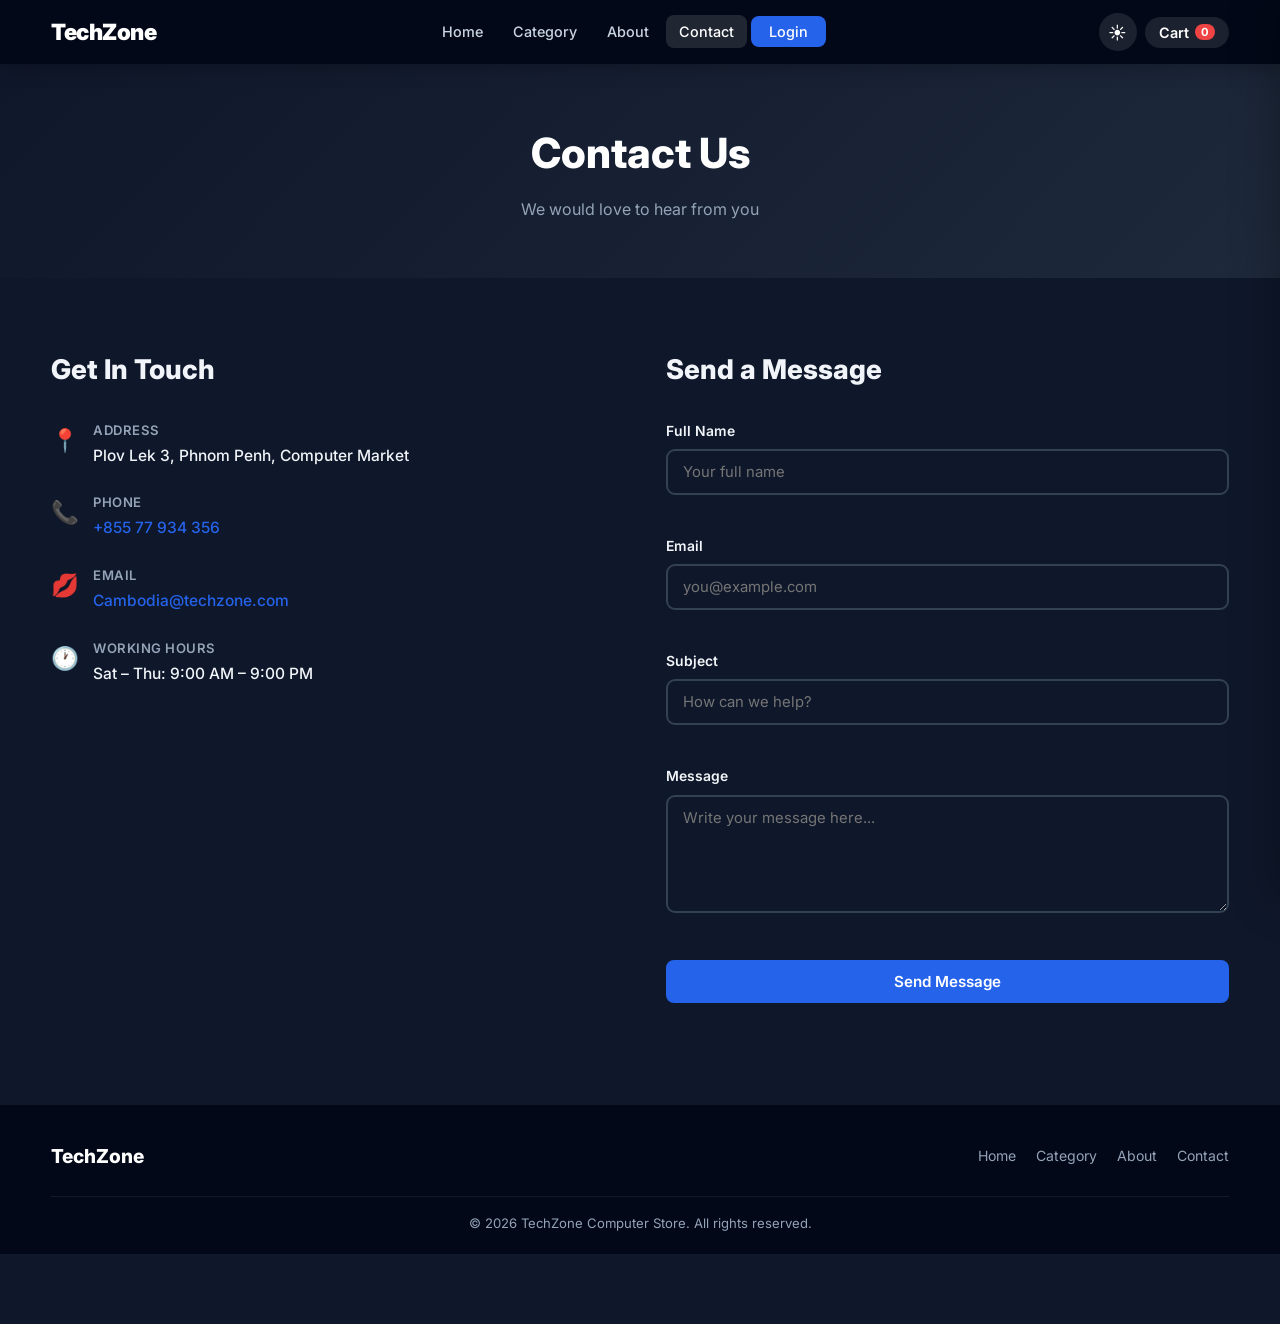
<file: contact.html>
﻿<!DOCTYPE html>
<html lang="en" data-theme="dark">
<head>
  <meta charset="UTF-8"/>
  <meta name="viewport" content="width=device-width, initial-scale=1.0"/>
  <title>Contact - TechZone</title>
  <link rel="stylesheet" href="css/style.css"/>
  <link rel="stylesheet" href="css/dark.css"/>
</head>
<body>

  <nav class="navbar" id="navbar">
    <a class="nav-brand" href="index.html">TechZone</a>
    <ul class="nav-links" id="nav-links">
      <li><a href="index.html">Home</a></li>
      <li><a href="category.html">Category</a></li>
      <li><a href="about.html">About</a></li>
      <li><a href="contact.html" class="active">Contact</a></li>
      <li><a href="login.html" class="btn-login">Login</a></li>
    </ul>
    <div class="nav-actions">
      <button type="button" class="theme-toggle" id="theme-toggle" aria-label="Toggle theme">&#9790;</button>
      <button type="button" class="cart-btn" id="cart-btn" aria-label="Cart">Cart <span class="cart-count" id="cart-count">0</span></button>
      <button type="button" class="hamburger" id="hamburger" aria-label="Open menu">&#9776;</button>
    </div>
  </nav>

  <div class="drawer-overlay" id="drawer-overlay"></div>
  <aside class="drawer" id="drawer">
    <div class="drawer-header">
      <span class="nav-brand">TechZone</span>
      <button type="button" class="drawer-close" id="drawer-close" aria-label="Close">&times;</button>
    </div>
    <nav class="drawer-nav">
      <a href="index.html">Home</a>
      <a href="category.html">Category</a>
      <a href="about.html">About</a>
      <a href="contact.html" class="active">Contact</a>
      <a href="login.html">Login</a>
    </nav>
    <div class="drawer-footer">
      <button type="button" class="theme-toggle-full" id="drawer-theme">Dark Mode</button>
    </div>
  </aside>

  <section class="page-header">
    <h1>Contact Us</h1>
    <p>We would love to hear from you</p>
  </section>

  <section class="contact-section">
    <div class="contact-info">
      <h2>Get In Touch</h2>
      <div class="info-item">
        <span class="info-icon">&#128205;</span>
        <div><h4>Address</h4><p>Plov Lek 3, Phnom Penh, Computer Market</p></div>
      </div>
      <div class="info-item">
        <span class="info-icon">&#128222;</span>
        <div><h4>Phone</h4><p><a href="tel:+85577934356">+855 77 934 356</a></p></div>
      </div>
      <div class="info-item">
        <span class="info-icon">&#128139;</span>
        <div><h4>Email</h4><p><a href="mailto:Cambodia@techzone.com">Cambodia@techzone.com</a></p></div>
      </div>
      <div class="info-item">
        <span class="info-icon">&#128336;</span>
        <div><h4>Working Hours</h4><p>Sat &ndash; Thu: 9:00 AM &ndash; 9:00 PM</p></div>
      </div>
    </div>

    <div class="contact-form-wrapper">
      <h2>Send a Message</h2>
      <form id="contact-form" novalidate>
        <div class="form-group">
          <label for="name">Full Name</label>
          <input type="text" id="name" placeholder="Your full name" required/>
          <span class="error-msg" id="name-error"></span>
        </div>
        <div class="form-group">
          <label for="email">Email</label>
          <input type="email" id="email" placeholder="you@example.com" required/>
          <span class="error-msg" id="email-error"></span>
        </div>
        <div class="form-group">
          <label for="subject">Subject</label>
          <input type="text" id="subject" placeholder="How can we help?" required/>
          <span class="error-msg" id="subject-error"></span>
        </div>
        <div class="form-group">
          <label for="message">Message</label>
          <textarea id="message" rows="5" placeholder="Write your message here..." required></textarea>
          <span class="error-msg" id="message-error"></span>
        </div>
        <button type="submit" class="btn-primary full-width">Send Message</button>
        <p class="success-msg" id="success-msg"></p>
      </form>
    </div>
  </section>

  <footer class="footer">
    <div class="footer-top">
      <div class="footer-brand">TechZone</div>
      <div class="footer-links">
        <a href="index.html">Home</a><a href="category.html">Category</a>
        <a href="about.html">About</a><a href="contact.html">Contact</a>
      </div>
    </div>
    <p class="footer-copy">&copy; 2026 TechZone Computer Store. All rights reserved.</p>
  </footer>

  <nav class="bottom-nav">
    <a href="index.html" class="bn-item"><span class="bn-icon">&#8962;</span><span class="bn-label">Home</span></a>
    <a href="category.html" class="bn-item"><span class="bn-icon">&#9783;</span><span class="bn-label">Shop</span></a>
    <a href="about.html" class="bn-item"><span class="bn-icon">&#8505;</span><span class="bn-label">About</span></a>
    <a href="contact.html" class="bn-item active"><span class="bn-icon">&#9993;</span><span class="bn-label">Contact</span></a>
    <a href="login.html" class="bn-item"><span class="bn-icon">&#128274;</span><span class="bn-label">Login</span></a>
  </nav>

  <div class="cart-overlay" id="cart-overlay"></div>
  <aside class="cart-panel" id="cart-panel">
    <div class="cart-header">
      <h3>Shopping Cart</h3>
      <button type="button" id="cart-close" aria-label="Close cart">&times;</button>
    </div>
    <div class="cart-items" id="cart-items"></div>
    <div class="cart-footer">
      <div class="cart-total"><span>Total:</span><strong id="cart-total">$0</strong></div>
      <button type="button" class="cart-checkout-btn">Proceed to Checkout</button>
      <button type="button" class="cart-continue-btn" onclick="closeCart()">Continue Shopping</button>
    </div>
  </aside>

  <script src="js/contact.js"></script>
  <script src="js/main.js"></script>
</body>
</html>
</file>
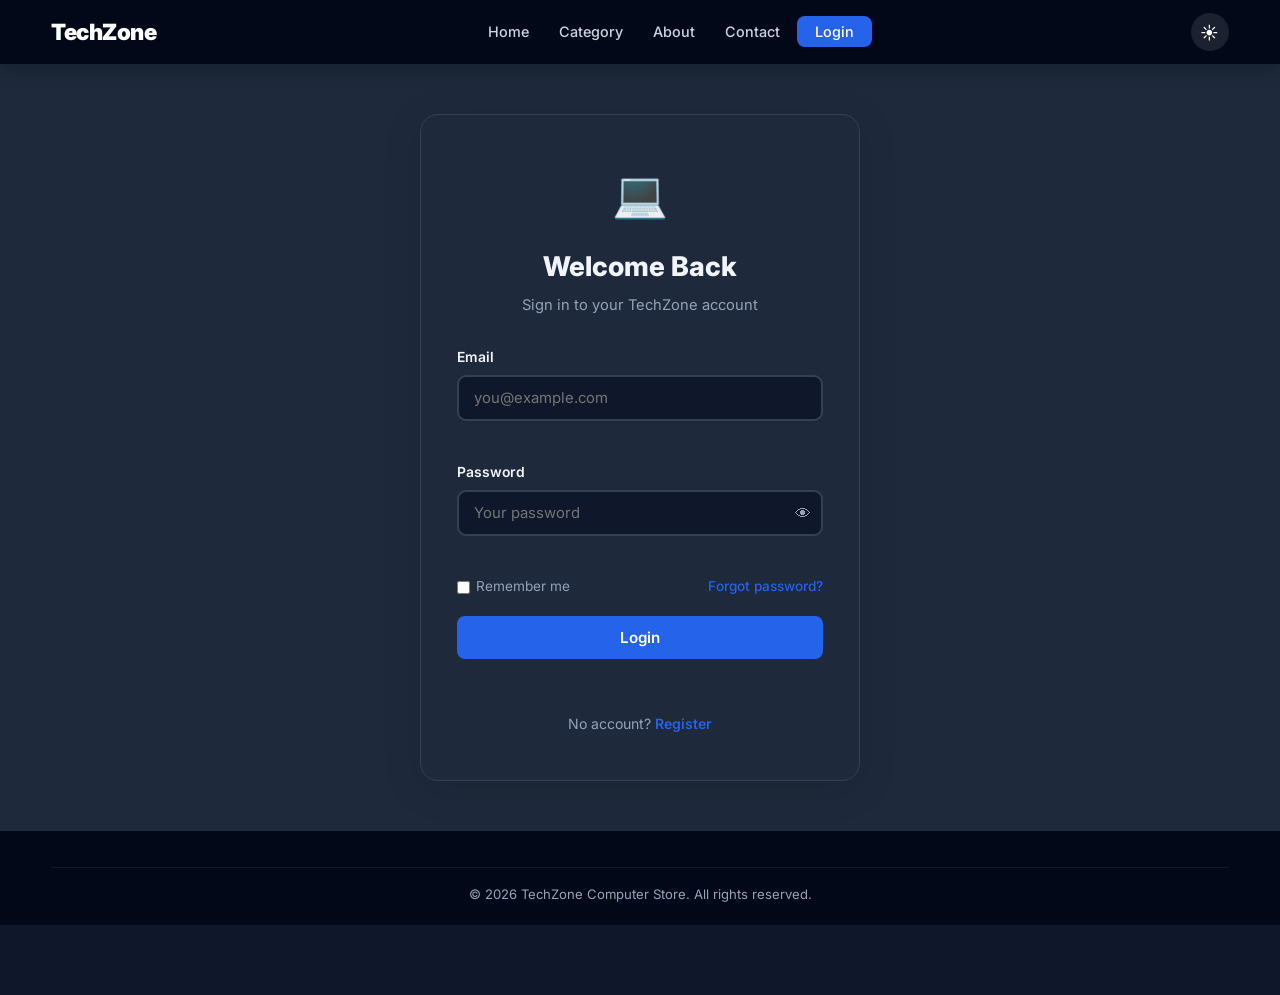
<file: login.html>
﻿<!DOCTYPE html>
<html lang="en" data-theme="dark">
<head>
  <meta charset="UTF-8"/>
  <meta name="viewport" content="width=device-width, initial-scale=1.0"/>
  <title>Login - TechZone</title>
  <link rel="stylesheet" href="css/style.css"/>
  <link rel="stylesheet" href="css/dark.css"/>
</head>
<body>

  <nav class="navbar" id="navbar">
    <a class="nav-brand" href="index.html">TechZone</a>
    <ul class="nav-links" id="nav-links">
      <li><a href="index.html">Home</a></li>
      <li><a href="category.html">Category</a></li>
      <li><a href="about.html">About</a></li>
      <li><a href="contact.html">Contact</a></li>
      <li><a href="login.html" class="btn-login active">Login</a></li>
    </ul>
    <div class="nav-actions">
      <button type="button" class="theme-toggle" id="theme-toggle" aria-label="Toggle theme">&#9790;</button>
      <button type="button" class="hamburger" id="hamburger" aria-label="Open menu">&#9776;</button>
    </div>
  </nav>

  <div class="drawer-overlay" id="drawer-overlay"></div>
  <aside class="drawer" id="drawer">
    <div class="drawer-header">
      <span class="nav-brand">TechZone</span>
      <button type="button" class="drawer-close" id="drawer-close" aria-label="Close">&times;</button>
    </div>
    <nav class="drawer-nav">
      <a href="index.html">Home</a>
      <a href="category.html">Category</a>
      <a href="about.html">About</a>
      <a href="contact.html">Contact</a>
      <a href="login.html" class="active">Login</a>
    </nav>
    <div class="drawer-footer">
      <button type="button" class="theme-toggle-full" id="drawer-theme">Dark Mode</button>
    </div>
  </aside>

  <section class="auth-section">
    <div class="auth-card" id="login-card">
      <div class="auth-logo">&#128187;</div>
      <h2>Welcome Back</h2>
      <p class="auth-sub">Sign in to your TechZone account</p>
      <form id="login-form" novalidate>
        <div class="form-group">
          <label for="login-email">Email</label>
          <input type="email" id="login-email" placeholder="you@example.com" required/>
          <span class="error-msg" id="login-email-error"></span>
        </div>
        <div class="form-group">
          <label for="login-password">Password</label>
          <div class="password-wrapper">
            <input type="password" id="login-password" placeholder="Your password" required/>
            <button type="button" class="toggle-pass" data-target="login-password" aria-label="Show password">&#128065;</button>
          </div>
          <span class="error-msg" id="login-password-error"></span>
        </div>
        <div class="form-options">
          <label class="remember-me"><input type="checkbox" id="remember"/> Remember me</label>
          <a href="#" class="forgot-link">Forgot password?</a>
        </div>
        <button type="submit" class="btn-primary full-width">Login</button>
        <p class="success-msg" id="login-success"></p>
      </form>
      <p class="switch-auth">No account? <a href="#" id="show-register">Register</a></p>
    </div>

    <div class="auth-card hidden" id="register-card">
      <div class="auth-logo">&#128640;</div>
      <h2>Create Account</h2>
      <p class="auth-sub">Join TechZone today</p>
      <form id="register-form" novalidate>
        <div class="form-group">
          <label for="reg-name">Full Name</label>
          <input type="text" id="reg-name" placeholder="Your full name" required/>
          <span class="error-msg" id="reg-name-error"></span>
        </div>
        <div class="form-group">
          <label for="reg-email">Email</label>
          <input type="email" id="reg-email" placeholder="you@example.com" required/>
          <span class="error-msg" id="reg-email-error"></span>
        </div>
        <div class="form-group">
          <label for="reg-password">Password</label>
          <div class="password-wrapper">
            <input type="password" id="reg-password" placeholder="Create a password" required/>
            <button type="button" class="toggle-pass" data-target="reg-password" aria-label="Show password">&#128065;</button>
          </div>
          <span class="error-msg" id="reg-password-error"></span>
        </div>
        <div class="form-group">
          <label for="reg-confirm">Confirm Password</label>
          <div class="password-wrapper">
            <input type="password" id="reg-confirm" placeholder="Repeat password" required/>
            <button type="button" class="toggle-pass" data-target="reg-confirm" aria-label="Show password">&#128065;</button>
          </div>
          <span class="error-msg" id="reg-confirm-error"></span>
        </div>
        <button type="submit" class="btn-primary full-width">Create Account</button>
        <p class="success-msg" id="register-success"></p>
      </form>
      <p class="switch-auth">Have an account? <a href="#" id="show-login">Login</a></p>
    </div>
  </section>

  <footer class="footer">
    <p class="footer-copy">&copy; 2026 TechZone Computer Store. All rights reserved.</p>
  </footer>

  <nav class="bottom-nav">
    <a href="index.html" class="bn-item"><span class="bn-icon">&#8962;</span><span class="bn-label">Home</span></a>
    <a href="category.html" class="bn-item"><span class="bn-icon">&#9783;</span><span class="bn-label">Shop</span></a>
    <a href="about.html" class="bn-item"><span class="bn-icon">&#8505;</span><span class="bn-label">About</span></a>
    <a href="contact.html" class="bn-item"><span class="bn-icon">&#9993;</span><span class="bn-label">Contact</span></a>
    <a href="login.html" class="bn-item active"><span class="bn-icon">&#128274;</span><span class="bn-label">Login</span></a>
  </nav>

  <script src="js/login.js"></script>
  <script src="js/main.js"></script>
</body>
</html>
</file>
<file: css/style.css>
/* =====================================================
   ROOT VARIABLES — LIGHT MODE (default)
===================================================== */
@import url('https://fonts.googleapis.com/css2?family=Inter:wght@400;500;600;700;800;900&display=swap');

:root {
  --bg:         #ffffff;
  --bg-soft:    #f1f5f9;
  --bg-card:    #ffffff;
  --text:       #0f172a;
  --text-soft:  #64748b;
  --border:     #e2e8f0;
  --primary:    #2563eb;
  --primary-dk: #1d4ed8;
  --secondary:  #0ea5e9;
  --success:    #22c55e;
  --danger:     #ef4444;
  --navbar-bg:  #0f172a;
  --shadow:     0 4px 24px rgba(0,0,0,0.08);
  --radius:     14px;
  --transition: 0.3s ease;
}

/* =====================================================
   RESET & BASE
===================================================== */
*, *::before, *::after { margin:0; padding:0; box-sizing:border-box; }
html  { scroll-behavior:smooth; font-size:16px; }
body  {
  font-family: 'Inter', 'Segoe UI', system-ui, -apple-system, sans-serif;
  background: var(--bg);
  color: var(--text);
  line-height: 1.6;
  transition: background var(--transition), color var(--transition);
  padding-bottom: 70px; /* space for bottom nav on mobile */
}
a    { text-decoration:none; color:inherit; }
ul   { list-style:none; }
img  { max-width:100%; display:block; }
button { font-family:inherit; cursor:pointer; }

/* =====================================================
   NAVBAR
===================================================== */
.navbar {
  display: flex;
  align-items: center;
  justify-content: space-between;
  padding: 0 4%;
  height: 64px;
  background: var(--navbar-bg);
  position: sticky;
  top: 0;
  z-index: 900;
  box-shadow: 0 2px 20px rgba(0,0,0,0.3);
  transition: background var(--transition);
}
.nav-brand {
  font-size: 1.35rem;
  font-weight: 800;
  color: #fff;
  display: flex;
  align-items: center;
  gap: 8px;
  letter-spacing: -0.3px;
}
.nav-links {
  display: flex;
  align-items: center;
  gap: 4px;
}
.nav-links a {
  color: #cbd5e1;
  padding: 8px 13px;
  border-radius: 8px;
  font-size: 0.9rem;
  font-weight: 500;
  transition: var(--transition);
}
.nav-links a:hover,
.nav-links a.active { color:#fff; background:rgba(255,255,255,0.12); }
.btn-login {
  background: var(--primary) !important;
  color: #fff !important;
  padding: 7px 18px !important;
  border-radius: 8px !important;
}
.btn-login:hover { background: var(--primary-dk) !important; }

/* nav right side */
.nav-actions { display:flex; align-items:center; gap:8px; }

.theme-toggle {
  background: rgba(255,255,255,0.1);
  border: none;
  color: #fff;
  width: 38px; height: 38px;
  border-radius: 50%;
  font-size: 1.1rem;
  transition: var(--transition);
  display: flex; align-items:center; justify-content:center;
}
.theme-toggle:hover { background:rgba(255,255,255,0.2); }

.cart-btn {
  background: rgba(255,255,255,0.1);
  border: none;
  color: #fff;
  padding: 7px 14px;
  border-radius: 20px;
  font-size: 0.9rem;
  font-weight: 600;
  display: flex; align-items:center; gap:6px;
  transition: var(--transition);
}
.cart-btn:hover { background:var(--primary); }
.cart-count {
  background: #ef4444;
  color: #fff;
  font-size: 0.7rem;
  font-weight: 700;
  padding: 1px 6px;
  border-radius: 10px;
  min-width: 18px;
  text-align: center;
}

.hamburger {
  display: none;
  background: rgba(255,255,255,0.1);
  border: none;
  color: #fff;
  width: 38px; height: 38px;
  border-radius: 8px;
  font-size: 1.2rem;
  align-items:center; justify-content:center;
  transition: var(--transition);
}
.hamburger:hover { background:rgba(255,255,255,0.2); }

/* =====================================================
   MOBILE DRAWER
===================================================== */
.drawer-overlay {
  display: none;
  position: fixed; inset:0;
  background: rgba(0,0,0,0.55);
  z-index: 1000;
  backdrop-filter: blur(3px);
}
.drawer-overlay.open { display:block; }

.drawer {
  position: fixed;
  top:0; left:0; bottom:0;
  width: 280px;
  background: var(--navbar-bg);
  z-index: 1001;
  transform: translateX(-100%);
  transition: transform 0.35s cubic-bezier(0.4,0,0.2,1);
  display: flex;
  flex-direction: column;
}
.drawer.open { transform: translateX(0); }

.drawer-header {
  display: flex;
  align-items: center;
  justify-content: space-between;
  padding: 18px 20px;
  border-bottom: 1px solid rgba(255,255,255,0.08);
}
.drawer-close {
  background: rgba(255,255,255,0.1);
  border: none;
  color: #fff;
  width: 34px; height: 34px;
  border-radius: 50%;
  font-size: 1rem;
}
.drawer-nav {
  flex: 1;
  display: flex;
  flex-direction: column;
  padding: 12px 0;
  overflow-y: auto;
}
.drawer-nav a {
  color: #cbd5e1;
  padding: 14px 24px;
  font-size: 1rem;
  font-weight: 500;
  transition: var(--transition);
  border-left: 3px solid transparent;
}
.drawer-nav a:hover,
.drawer-nav a.active {
  color: #fff;
  background: rgba(255,255,255,0.07);
  border-left-color: var(--primary);
}
.drawer-footer {
  padding: 20px;
  border-top: 1px solid rgba(255,255,255,0.08);
}
.theme-toggle-full {
  width: 100%;
  background: rgba(255,255,255,0.08);
  border: 1px solid rgba(255,255,255,0.12);
  color: #fff;
  padding: 12px 16px;
  border-radius: 10px;
  font-size: 0.95rem;
  font-weight: 600;
  text-align: left;
  transition: var(--transition);
}
.theme-toggle-full:hover { background:rgba(255,255,255,0.15); }

/* =====================================================
   HERO SLIDESHOW
===================================================== */
.slideshow {
  position: relative;
  height: 88vh;
  min-height: 480px;
  overflow: hidden;
}
.slide {
  position: absolute; inset:0;
  background-size:cover; background-position:center;
  opacity:0;
  transition: opacity 1s ease, transform 1.4s ease;
  transform: scale(1.05);
}
.slide.active { opacity:1; transform:scale(1); z-index:1; }

.slide-overlay {
  position:absolute; inset:0;
  background: linear-gradient(120deg,rgba(5,10,25,0.85) 0%,rgba(5,10,25,0.3) 100%);
}
.slide-content {
  position:absolute;
  bottom: 13%;
  left: 6%;
  z-index: 2;
  max-width: 560px;
  animation: slideUp 0.9s ease both;
}
@keyframes slideUp {
  from { opacity:0; transform:translateY(28px); }
  to   { opacity:1; transform:translateY(0); }
}
.slide-tag {
  display:inline-block;
  background: var(--secondary);
  color:#fff;
  font-size:0.75rem;
  font-weight:700;
  letter-spacing:1px;
  text-transform:uppercase;
  padding: 5px 14px;
  border-radius:20px;
  margin-bottom:14px;
}
.slide-content h1 {
  font-size: clamp(1.9rem,5.5vw,3.5rem);
  color:#fff;
  font-weight:800;
  line-height:1.15;
  margin-bottom:14px;
}
.slide-content h1 span { color: var(--secondary); }
.slide-content p {
  font-size: clamp(0.9rem,1.8vw,1.1rem);
  color:#cbd5e1;
  margin-bottom:26px;
  max-width:440px;
}
.slide-arrow {
  position:absolute; top:50%; transform:translateY(-50%);
  z-index:10;
  background:rgba(255,255,255,0.13);
  border: 1.5px solid rgba(255,255,255,0.25);
  color:#fff;
  width:48px; height:48px;
  border-radius:50%;
  font-size:1.1rem;
  transition: var(--transition);
  display:flex; align-items:center; justify-content:center;
  backdrop-filter:blur(6px);
}
.slide-arrow:hover { background:var(--primary); border-color:var(--primary); }
.slide-prev { left:20px; }
.slide-next { right:20px; }
.slide-dots {
  position:absolute; bottom:22px; left:50%;
  transform:translateX(-50%);
  z-index:10;
  display:flex; gap:9px;
}
.dot {
  width:9px; height:9px;
  border-radius:50%;
  background:rgba(255,255,255,0.38);
  border:none;
  transition: var(--transition);
}
.dot.active { background:#fff; transform:scale(1.35); }

/* =====================================================
   FEATURES BAR
===================================================== */
.features {
  display:grid;
  grid-template-columns: repeat(4,1fr);
  background: var(--navbar-bg);
}
.feature-card {
  padding: 28px 20px;
  text-align:center;
  border-right: 1px solid rgba(255,255,255,0.06);
  transition: var(--transition);
}
.feature-card:last-child { border-right:none; }
.feature-card:hover { background:rgba(255,255,255,0.04); }
.feature-icon { font-size:1.9rem; margin-bottom:8px; }
.feature-card h3 { font-size:0.95rem; color:#fff; margin-bottom:4px; font-weight:600; }
.feature-card p  { font-size:0.8rem; color:#94a3b8; }

/* =====================================================
   SECTION TITLE
===================================================== */
.section-title {
  text-align:center;
  font-size: clamp(1.5rem,3vw,2rem);
  font-weight:800;
  margin-bottom:36px;
  color: var(--text);
}
.section-title::after {
  content:'';
  display:block;
  width:50px; height:4px;
  background: var(--primary);
  margin:10px auto 0;
  border-radius:2px;
}

/* =====================================================
   SHOP BY CATEGORY (home grid)
===================================================== */
.cat-section { padding:60px 4%; background:var(--bg-soft); }
.cat-grid {
  display:grid;
  grid-template-columns: repeat(4,1fr);
  gap:18px;
}
.cat-card {
  position:relative;
  border-radius: var(--radius);
  overflow:hidden;
  aspect-ratio:4/3;
  display:block;
  box-shadow: var(--shadow);
  transition: var(--transition);
}
.cat-card:hover { transform:translateY(-6px); box-shadow:0 16px 40px rgba(0,0,0,0.18); }
.cat-card:hover img { transform:scale(1.08); }
.cat-card img { width:100%; height:100%; object-fit:cover; transition:transform 0.5s ease; }
.cat-overlay {
  position:absolute; inset:0;
  background: linear-gradient(0deg,rgba(5,10,25,0.78) 0%,rgba(5,10,25,0.08) 60%);
  display:flex; align-items:flex-end; padding:18px;
}
.cat-overlay span { color:#fff; font-size:1rem; font-weight:700; }

/* =====================================================
   PRODUCTS
===================================================== */
.products-section { padding:60px 4%; }
.products-grid {
  display:grid;
  grid-template-columns: repeat(auto-fill,minmax(260px,1fr));
  gap:24px;
}
.product-card {
  background: var(--bg-card);
  border-radius: var(--radius);
  overflow:hidden;
  border: 1px solid var(--border);
  box-shadow: var(--shadow);
  display:flex; flex-direction:column;
  transition: var(--transition);
  cursor: pointer;
}
.product-card:hover { transform:translateY(-6px); box-shadow:0 16px 40px rgba(37,99,235,0.15); }
.product-card:hover .product-img img { transform:scale(1.07); }

.product-img {
  height:200px;
  overflow:hidden;
  background: var(--bg-soft);
  position:relative;
}
.product-img img {
  width:100%; height:100%;
  object-fit:cover;
  transition:transform 0.45s ease;
}
.product-info { padding:16px; flex:1; display:flex; flex-direction:column; }
.product-category {
  display:inline-block;
  font-size:0.7rem;
  font-weight:700;
  text-transform:uppercase;
  letter-spacing:0.8px;
  padding:3px 10px;
  border-radius:20px;
  margin-bottom:8px;
}
.product-name { font-size:0.97rem; font-weight:700; color:var(--text); margin-bottom:6px; }
.product-desc { font-size:0.82rem; color:var(--text-soft); flex:1; margin-bottom:14px; line-height:1.5; }
.product-footer { display:flex; align-items:center; justify-content:space-between; gap:8px; }
.product-price  { font-size:1.2rem; font-weight:800; color:var(--primary); }
.btn-add-cart {
  background: var(--primary);
  color:#fff; border:none;
  padding:8px 16px;
  border-radius:8px;
  font-size:0.82rem;
  font-weight:600;
  transition: var(--transition);
  white-space:nowrap;
}
.btn-add-cart:hover { background:var(--primary-dk); transform:scale(1.05); }

/* =====================================================
   SEARCH + TOOLBAR
===================================================== */
.search-bar-wrap {
  padding: 20px 4% 0;
  background: var(--bg);
}
.search-input {
  width:100%;
  padding: 13px 18px;
  border: 2px solid var(--border);
  border-radius: 30px;
  font-size: 0.95rem;
  font-family: inherit;
  background: var(--bg-card);
  color: var(--text);
  transition: var(--transition);
  outline: none;
}
.search-input:focus { border-color:var(--primary); box-shadow:0 0 0 3px rgba(37,99,235,0.12); }

.products-toolbar {
  display:flex;
  align-items:center;
  justify-content:space-between;
  padding: 16px 4% 0;
  gap: 12px;
  flex-wrap: wrap;
}
.product-count { font-size:0.88rem; color:var(--text-soft); font-weight:500; }
.sort-select {
  padding: 8px 14px;
  border: 1.5px solid var(--border);
  border-radius: 8px;
  font-size: 0.88rem;
  font-family: inherit;
  background: var(--bg-card);
  color: var(--text);
  cursor: pointer;
  outline:none;
  transition: var(--transition);
}
.sort-select:focus { border-color:var(--primary); }

/* =====================================================
   CATEGORY HERO + ICON ROW
===================================================== */
.cat-hero {
  position:relative; height:300px; overflow:hidden;
}
.cat-hero-slide {
  position:absolute; inset:0;
  background-size:cover; background-position:center;
  opacity:0; transition:opacity 1s ease;
}
.cat-hero-slide.active { opacity:1; }
.cat-hero-overlay {
  position:absolute; inset:0;
  background:linear-gradient(135deg,rgba(5,10,25,0.78) 0%,rgba(5,10,25,0.35) 100%);
  z-index:1;
}
.cat-hero-text {
  position:absolute; inset:0; z-index:2;
  display:flex; flex-direction:column;
  align-items:center; justify-content:center;
  color:#fff; text-align:center; padding:0 16px;
}
.cat-hero-text h1 { font-size:clamp(1.6rem,4vw,2.8rem); font-weight:800; margin-bottom:8px; }
.cat-hero-text p  { color:#94a3b8; font-size:1rem; }

.cat-icon-row {
  display:flex;
  gap:12px;
  padding: 20px 4%;
  overflow-x:auto;
  scrollbar-width:none;
  background:var(--bg);
  border-bottom:1px solid var(--border);
}
.cat-icon-row::-webkit-scrollbar { display:none; }
.cat-icon-card {
  flex: 0 0 120px;
  background:var(--bg-card);
  border: 2.5px solid var(--border);
  border-radius: var(--radius);
  overflow:hidden;
  padding:0;
  display:flex; flex-direction:column; align-items:stretch;
  transition: var(--transition);
}
.cat-icon-card:hover { border-color:var(--primary); transform:translateY(-3px); }
.cat-icon-card.active { border-color:var(--primary); box-shadow:0 0 0 3px rgba(37,99,235,0.18); }
.cat-icon-card img { width:100%; height:80px; object-fit:cover; transition:transform 0.4s ease; }
.cat-icon-card:hover img { transform:scale(1.06); }
.cat-icon-card span {
  display:block; text-align:center;
  padding:8px 6px;
  font-size:0.78rem; font-weight:700;
  color:var(--text);
  background:var(--bg-soft);
}
.cat-icon-card.active span { color:var(--primary); background:#eff6ff; }

/* =====================================================
   PROMO BANNER
===================================================== */
.promo-banner {
  background: linear-gradient(135deg,#1d4ed8 0%,#0ea5e9 100%);
  padding: 64px 4%;
  text-align:center;
}
.promo-content h2 { font-size:clamp(1.5rem,3vw,2rem); color:#fff; margin-bottom:10px; }
.promo-content p  { color:rgba(255,255,255,0.85); margin-bottom:24px; font-size:1rem; }
.promo-banner .btn-primary { background:#fff; color:var(--primary); }
.promo-banner .btn-primary:hover { background:#f0f9ff; }

/* =====================================================
   BUTTONS
===================================================== */
.btn-primary {
  display:inline-block;
  background:var(--primary);
  color:#fff;
  padding:12px 26px;
  border-radius:8px;
  font-size:0.95rem;
  font-weight:600;
  border:none;
  transition: var(--transition);
  cursor:pointer;
}
.btn-primary:hover { background:var(--primary-dk); transform:translateY(-2px); box-shadow:0 8px 24px rgba(37,99,235,0.3); }
.btn-primary.full-width { width:100%; text-align:center; }

/* =====================================================
   PAGE HEADER
===================================================== */
.page-header {
  background:linear-gradient(135deg,#0f172a 0%,#1e293b 100%);
  padding: 56px 4%;
  text-align:center;
  color:#fff;
}
.page-header h1 { font-size:clamp(1.8rem,4vw,2.6rem); margin-bottom:10px; font-weight:800; }
.page-header p  { color:#94a3b8; font-size:1rem; }

/* =====================================================
   ABOUT PAGE
===================================================== */
.about-section {
  display:flex; align-items:center; gap:52px;
  padding:70px 4%;
}
.about-text { flex:1; }
.about-text h2 { font-size:1.9rem; font-weight:800; margin-bottom:18px; color:var(--text); }
.about-text p  { color:var(--text-soft); margin-bottom:14px; font-size:0.97rem; line-height:1.8; }
.about-text .btn-primary { margin-top:10px; }
.about-image { flex:1; border-radius:var(--radius); overflow:hidden; box-shadow:0 20px 60px rgba(0,0,0,0.15); }
.about-image img { width:100%; height:380px; object-fit:cover; }

.stats-section {
  display:grid;
  grid-template-columns:repeat(4,1fr);
  background:var(--primary);
}
.stat-card {
  padding:40px 16px; text-align:center; color:#fff;
  border-right:1px solid rgba(255,255,255,0.15);
}
.stat-card:last-child { border-right:none; }
.stat-card h2 { font-size:2.4rem; font-weight:900; margin-bottom:6px; }
.stat-card p  { font-size:0.88rem; opacity:0.85; }

.team-section { padding:60px 4%; background:var(--bg-soft); }
.team-grid { display:grid; grid-template-columns:repeat(auto-fit,minmax(190px,1fr)); gap:24px; }
.team-card {
  background:var(--bg-card); border-radius:var(--radius);
  overflow:hidden; box-shadow:var(--shadow);
  transition:var(--transition); text-align:center;
  border:1px solid var(--border);
}
.team-card:hover { transform:translateY(-6px); }
.team-card img { width:100%; height:190px; object-fit:cover; }
.team-card-body { padding:16px; }
.team-card h3 { font-size:0.97rem; font-weight:700; color:var(--text); margin-bottom:4px; }
.team-card p  { font-size:0.83rem; color:var(--text-soft); }

/* =====================================================
   CONTACT
===================================================== */
.contact-section {
  display:flex; gap:52px;
  padding:70px 4%; align-items:flex-start;
}
.contact-info { flex:1; }
.contact-info h2 { font-size:1.7rem; font-weight:800; margin-bottom:28px; color:var(--text); }
.info-item { display:flex; gap:14px; margin-bottom:24px; align-items:flex-start; }
.info-icon { font-size:1.4rem; margin-top:2px; flex-shrink:0; }
.info-item h4 { font-size:0.82rem; color:var(--text-soft); margin-bottom:3px; font-weight:600; text-transform:uppercase; letter-spacing:0.5px; }
.info-item p  { font-size:0.97rem; color:var(--text); font-weight:500; }
.info-item a  { color:var(--primary); }
.info-item a:hover { text-decoration:underline; }
.contact-form-wrapper { flex:1; }
.contact-form-wrapper h2 { font-size:1.7rem; font-weight:800; margin-bottom:28px; color:var(--text); }

/* =====================================================
   FORMS
===================================================== */
.form-group { margin-bottom:18px; }
.form-group label {
  display:block; font-size:0.87rem; font-weight:600;
  color:var(--text); margin-bottom:7px;
}
.form-group input,
.form-group textarea,
.form-group select {
  width:100%;
  padding:12px 15px;
  border:2px solid var(--border);
  border-radius:9px;
  font-size:0.93rem;
  font-family:inherit;
  background:var(--bg-card);
  color:var(--text);
  transition:var(--transition);
  outline:none;
}
.form-group input:focus,
.form-group textarea:focus { border-color:var(--primary); box-shadow:0 0 0 3px rgba(37,99,235,0.1); }
.form-group textarea { resize:vertical; min-height:115px; }
.error-msg   { display:block; font-size:0.78rem; color:var(--danger); margin-top:4px; min-height:18px; }
.success-msg { color:var(--success); font-size:0.88rem; margin-top:12px; font-weight:500; text-align:center; min-height:20px; }

/* =====================================================
   AUTH / LOGIN
===================================================== */
.auth-section {
  min-height:calc(100vh - 134px);
  display:flex; align-items:center; justify-content:center;
  padding:50px 16px;
  background:var(--bg-soft);
}
.auth-card {
  background:var(--bg-card);
  border-radius:18px;
  padding:44px 36px;
  width:100%; max-width:440px;
  box-shadow:0 8px 40px rgba(0,0,0,0.1);
  border:1px solid var(--border);
}
.auth-card.hidden { display:none; }
.auth-logo  { font-size:2.8rem; text-align:center; margin-bottom:14px; }
.auth-card h2 { text-align:center; font-size:1.7rem; font-weight:800; margin-bottom:6px; color:var(--text); }
.auth-sub { text-align:center; color:var(--text-soft); margin-bottom:28px; font-size:0.92rem; }
.password-wrapper { position:relative; }
.password-wrapper input { padding-right:46px; }
.toggle-pass {
  position:absolute; right:12px; top:50%;
  transform:translateY(-50%);
  background:none; border:none; font-size:1rem; color:var(--text-soft);
}
.form-options { display:flex; justify-content:space-between; align-items:center; margin-bottom:18px; font-size:0.85rem; }
.remember-me { display:flex; align-items:center; gap:6px; cursor:pointer; color:var(--text-soft); }
.forgot-link  { color:var(--primary); font-weight:500; }
.forgot-link:hover { text-decoration:underline; }
.switch-auth  { text-align:center; margin-top:22px; font-size:0.88rem; color:var(--text-soft); }
.switch-auth a { color:var(--primary); font-weight:600; }
.switch-auth a:hover { text-decoration:underline; }

/* =====================================================
   PRODUCT DETAIL MODAL
===================================================== */
.modal-overlay {
  display:none;
  position:fixed; inset:0;
  background:rgba(0,0,0,0.65);
  z-index:2000;
  align-items:center; justify-content:center;
  padding:16px;
  backdrop-filter:blur(4px);
}
.modal-overlay.open { display:flex; }
.modal {
  background:var(--bg-card);
  border-radius:18px;
  width:100%; max-width:640px;
  max-height:90vh;
  overflow-y:auto;
  position:relative;
  box-shadow:0 24px 80px rgba(0,0,0,0.3);
  animation:modalIn 0.35s ease both;
  border:1px solid var(--border);
}
@keyframes modalIn {
  from { opacity:0; transform:scale(0.92) translateY(20px); }
  to   { opacity:1; transform:scale(1) translateY(0); }
}
.modal-close {
  position:absolute; top:14px; right:14px;
  background:var(--bg-soft); border:none;
  width:34px; height:34px; border-radius:50%;
  font-size:0.9rem; color:var(--text);
  z-index:1; transition:var(--transition);
}
.modal-close:hover { background:var(--danger); color:#fff; }
.modal-img { width:100%; height:280px; object-fit:cover; border-radius:18px 18px 0 0; }
.modal-info { padding:24px; }
.modal-cat { font-size:0.72rem; font-weight:700; text-transform:uppercase; letter-spacing:0.8px; padding:3px 10px; border-radius:20px; display:inline-block; margin-bottom:10px; }
.modal-name { font-size:1.45rem; font-weight:800; color:var(--text); margin-bottom:10px; }
.modal-desc { font-size:0.93rem; color:var(--text-soft); line-height:1.7; margin-bottom:20px; }
.modal-price { font-size:2rem; font-weight:900; color:var(--primary); margin-bottom:20px; }
.modal-actions { display:flex; gap:12px; flex-wrap:wrap; }
.modal-actions .btn-primary { flex:1; text-align:center; }

/* =====================================================
   CART PANEL — matches screenshot design
===================================================== */
.cart-overlay {
  display: none;
  position: fixed; inset: 0;
  background: rgba(0,0,0,0.5);
  z-index: 1500;
  backdrop-filter: blur(3px);
}
.cart-overlay.open { display: block; }

.cart-panel {
  position: fixed;
  top: 0; right: 0; bottom: 0;
  width: 360px;
  max-width: 100vw;
  background: var(--bg-card);
  z-index: 1501;
  transform: translateX(100%);
  transition: transform 0.35s cubic-bezier(0.4,0,0.2,1);
  display: flex;
  flex-direction: column;
  border-left: 1px solid var(--border);
  box-shadow: -8px 0 40px rgba(0,0,0,0.25);
}
.cart-panel.open { transform: translateX(0); }

/* header */
.cart-header {
  display: flex;
  align-items: center;
  justify-content: space-between;
  padding: 18px 20px;
  border-bottom: 1px solid var(--border);
  flex-shrink: 0;
}
.cart-header h3 {
  font-size: 1.05rem;
  font-weight: 700;
  color: var(--text);
  display: flex;
  align-items: center;
  gap: 8px;
}
.cart-header button {
  background: var(--bg-soft);
  border: none;
  width: 32px; height: 32px;
  border-radius: 50%;
  font-size: 1rem;
  color: var(--text);
  display: flex; align-items: center; justify-content: center;
  transition: var(--transition);
}
.cart-header button:hover { background: var(--danger); color: #fff; }

/* scrollable items area */
.cart-items {
  flex: 1;
  overflow-y: auto;
  padding: 12px 16px;
  display: flex;
  flex-direction: column;
  gap: 12px;
}

/* empty state */
.cart-empty-state {
  display: flex;
  flex-direction: column;
  align-items: center;
  justify-content: center;
  height: 100%;
  min-height: 200px;
  gap: 10px;
  color: var(--text-soft);
}
.cart-empty-icon { font-size: 3rem; }
.cart-empty-state p { font-size: 1rem; font-weight: 600; color: var(--text); }
.cart-empty-state span { font-size: 0.85rem; color: var(--text-soft); }

/* each cart row */
.cart-item {
  display: flex;
  align-items: center;
  gap: 12px;
  background: var(--bg-soft);
  border-radius: 12px;
  padding: 12px;
  border: 1px solid var(--border);
}

/* thumbnail */
.cart-thumb {
  width: 64px;
  height: 64px;
  border-radius: 8px;
  overflow: hidden;
  background: var(--border);
  flex-shrink: 0;
  display: flex;
  align-items: center;
  justify-content: center;
  font-size: 1.5rem;
}
.cart-thumb img {
  width: 100%;
  height: 100%;
  object-fit: cover;
}

/* details */
.cart-details {
  flex: 1;
  min-width: 0;
  display: flex;
  flex-direction: column;
  gap: 4px;
}
.cart-name {
  font-size: 0.88rem;
  font-weight: 600;
  color: var(--text);
  white-space: nowrap;
  overflow: hidden;
  text-overflow: ellipsis;
}
.cart-price {
  font-size: 0.82rem;
  color: var(--primary);
  font-weight: 700;
}

/* qty controls */
.cart-qty-row {
  display: flex;
  align-items: center;
  gap: 0;
  background: var(--bg-card);
  border: 1px solid var(--border);
  border-radius: 8px;
  width: fit-content;
  overflow: hidden;
  margin-top: 4px;
}
.cart-qty-btn {
  background: none;
  border: none;
  width: 28px;
  height: 28px;
  font-size: 1rem;
  font-weight: 700;
  color: var(--text);
  display: flex;
  align-items: center;
  justify-content: center;
  transition: var(--transition);
}
.cart-qty-btn:hover { background: var(--primary); color: #fff; }
.cart-qty-num {
  min-width: 28px;
  text-align: center;
  font-size: 0.88rem;
  font-weight: 700;
  color: var(--text);
  border-left: 1px solid var(--border);
  border-right: 1px solid var(--border);
  padding: 0 4px;
  line-height: 28px;
}

/* subtotal per item */
.cart-subtotal {
  font-size: 0.95rem;
  font-weight: 800;
  color: var(--text);
  flex-shrink: 0;
  min-width: 52px;
  text-align: right;
}

/* remove button */
.cart-remove-btn {
  background: none;
  border: none;
  color: var(--text-soft);
  font-size: 1rem;
  padding: 4px;
  border-radius: 6px;
  transition: var(--transition);
  flex-shrink: 0;
  cursor: pointer;
}
.cart-remove-btn:hover { background: #fee2e2; color: var(--danger); }

/* footer */
.cart-footer {
  padding: 16px 20px;
  border-top: 1px solid var(--border);
  flex-shrink: 0;
  display: flex;
  flex-direction: column;
  gap: 10px;
  background: var(--bg-card);
}
.cart-total {
  display: flex;
  justify-content: space-between;
  align-items: center;
  font-size: 1rem;
  color: var(--text);
  font-weight: 600;
}
.cart-total strong {
  font-size: 1.3rem;
  font-weight: 900;
  color: var(--primary);
}
.cart-checkout-btn {
  width: 100%;
  padding: 14px;
  background: var(--primary);
  color: #fff;
  border: none;
  border-radius: 10px;
  font-size: 1rem;
  font-weight: 700;
  cursor: pointer;
  transition: var(--transition);
}
.cart-checkout-btn:hover { background: var(--primary-dk); transform: translateY(-1px); }
.cart-continue-btn {
  width: 100%;
  padding: 11px;
  background: none;
  color: var(--text-soft);
  border: 1.5px solid var(--border);
  border-radius: 10px;
  font-size: 0.9rem;
  font-weight: 600;
  cursor: pointer;
  transition: var(--transition);
}
.cart-continue-btn:hover { border-color: var(--primary); color: var(--primary); }

/* mobile cart — full screen slide up */
@media (max-width: 640px) {
  .cart-panel {
    top: auto;
    height: 80vh;
    border-radius: 20px 20px 0 0;
    border-left: none;
    border-top: 1px solid var(--border);
    box-shadow: 0 -8px 40px rgba(0,0,0,0.3);
  }
}

/* =====================================================
   FOOTER
===================================================== */
.footer { background:var(--navbar-bg); color:#94a3b8; padding:36px 4% 20px; }
.footer-top {
  display:flex; align-items:center; justify-content:space-between;
  margin-bottom:24px; flex-wrap:wrap; gap:16px;
}
.footer-brand { font-size:1.2rem; font-weight:800; color:#fff; }
.footer-links { display:flex; gap:20px; flex-wrap:wrap; }
.footer-links a { font-size:0.88rem; color:#94a3b8; transition:var(--transition); }
.footer-links a:hover { color:#fff; }
.footer-copy { font-size:0.82rem; text-align:center; padding-top:16px; border-top:1px solid rgba(255,255,255,0.07); }

/* =====================================================
   MOBILE BOTTOM NAV
===================================================== */
.bottom-nav {
  display:none;
  position:fixed; bottom:0; left:0; right:0;
  background:var(--bg-card);
  border-top:1px solid var(--border);
  z-index:800;
  height:62px;
  box-shadow:0 -4px 20px rgba(0,0,0,0.1);
}
.bn-item {
  flex:1;
  display:flex; flex-direction:column;
  align-items:center; justify-content:center;
  gap:3px;
  color:var(--text-soft);
  font-size:0; /* hide label on small screens by default */
  padding:6px 0;
  transition:var(--transition);
  border-top:2px solid transparent;
}
.bn-item span  { font-size:1.3rem; line-height:1; }
.bn-item .bn-label { font-size:0.65rem; font-weight:600; cursor:pointer; }
.bn-item.active { color:var(--primary); border-top-color:var(--primary); }
.bn-item:hover  { color:var(--primary); }

/* =====================================================
   RESPONSIVE — TABLET  (≤ 900px)
===================================================== */
@media (max-width:900px) {
  .cat-grid { grid-template-columns:repeat(2,1fr); }
  .features  { grid-template-columns:repeat(2,1fr); }
  .feature-card { border-bottom:1px solid rgba(255,255,255,0.06); }
  .stats-section { grid-template-columns:repeat(2,1fr); }
  .about-section  { flex-direction:column; text-align:center; }
  .about-text .btn-primary { display:inline-block; margin-top:14px; }
  .about-image img { height:260px; }
  .contact-section { flex-direction:column; }
}

/* =====================================================
   RESPONSIVE — MOBILE  (≤ 640px)
===================================================== */
@media (max-width:640px) {
  body { padding-bottom:62px; }

  /* Navbar: hide desktop links, show hamburger */
  .nav-links { display:none; }
  .hamburger { display:flex; }
  .cart-btn  { padding:7px 10px; }

  /* Show bottom nav */
  .bottom-nav { display:flex; }
  .bn-item .bn-label { font-size:0.62rem; }

  /* Slideshow */
  .slideshow   { height:72vh; min-height:380px; }
  .slide-content { left:5%; bottom:18%; }
  .slide-arrow { width:38px; height:38px; font-size:0.9rem; }
  .slide-prev  { left:10px; }
  .slide-next  { right:10px; }

  /* Features: 2 column */
  .features { grid-template-columns:repeat(2,1fr); }

  /* Category grid: 2 column */
  .cat-grid { grid-template-columns:repeat(2,1fr); gap:12px; }

  /* Products grid: 2 column */
  .products-grid { grid-template-columns:repeat(2,1fr); gap:12px; }
  .product-img   { height:140px; }
  .product-info  { padding:12px; }
  .product-name  { font-size:0.85rem; }
  .product-desc  { display:none; } /* hide desc on small cards */
  .product-price { font-size:1rem; }
  .btn-add-cart  { padding:7px 10px; font-size:0.78rem; }

  /* Cat icon row: smaller */
  .cat-icon-row  { padding:14px 4%; gap:9px; }
  .cat-icon-card { flex:0 0 95px; }
  .cat-icon-card img { height:64px; }
  .cat-icon-card span { font-size:0.72rem; padding:6px 4px; }

  /* Category hero */
  .cat-hero { height:200px; }

  /* About */
  .about-section { padding:40px 4%; gap:28px; }
  .about-image img { height:200px; }
  .stats-section { grid-template-columns:repeat(2,1fr); }
  .stat-card h2  { font-size:1.8rem; }

  /* Contact */
  .contact-section { padding:36px 4%; }

  /* Auth */
  .auth-card { padding:32px 20px; }

  /* Modal */
  .modal { border-radius:14px 14px 0 0; max-height:85vh; }
  .modal-overlay { align-items:flex-end; padding:0; }
  .modal-img { height:200px; border-radius:14px 14px 0 0; }

  /* Cart panel */
  .cart-panel { width:100%; border-radius:16px 16px 0 0; top:auto; height:75vh; }
  .cart-overlay.open ~ .cart-panel { transform:translateX(0); }

  /* Footer */
  .footer-top { flex-direction:column; text-align:center; }
  .footer-links { justify-content:center; }

  /* Toolbar */
  .products-toolbar { padding:12px 4% 0; }
}

/* =====================================================
   RESPONSIVE — VERY SMALL  (≤ 380px)
===================================================== */
@media (max-width:380px) {
  .products-grid { grid-template-columns:1fr; }
  .cat-grid { grid-template-columns:repeat(2,1fr); }
}

/* =====================================================
   CART QTY CONTROLS
===================================================== */
.cart-item-meta {
  display: flex;
  align-items: center;
  justify-content: space-between;
  margin-top: 6px;
  gap: 8px;
}
.cart-qty {
  display: flex;
  align-items: center;
  gap: 0;
  background: var(--bg-soft);
  border-radius: 8px;
  overflow: hidden;
  border: 1px solid var(--border);
}
.qty-btn {
  background: none;
  border: none;
  width: 28px; height: 28px;
  font-size: 1rem;
  font-weight: 700;
  color: var(--text);
  transition: var(--transition);
  display: flex; align-items: center; justify-content: center;
}
.qty-btn:hover { background: var(--primary); color: #fff; }
.qty-num {
  min-width: 26px;
  text-align: center;
  font-size: 0.88rem;
  font-weight: 700;
  color: var(--text);
}

/* =====================================================
   MODAL SECONDARY BUTTON
===================================================== */
.btn-secondary {
  display: inline-block;
  background: var(--bg-soft);
  color: var(--text);
  padding: 12px 26px;
  border-radius: 8px;
  font-size: 0.95rem;
  font-weight: 600;
  border: 1.5px solid var(--border);
  cursor: pointer;
  transition: var(--transition);
  flex: 1;
  text-align: center;
}
.btn-secondary:hover { background: var(--border); }

/* =====================================================
   DARK MODE — badge bg fix so text stays readable
===================================================== */
[data-theme="dark"] .product-category[style*="background:#eff6ff"] {
  background: #172554 !important;
  color: #93c5fd !important;
}
[data-theme="dark"] .product-category[style*="background:#f0fdf4"] {
  background: #052e16 !important;
  color: #86efac !important;
}
[data-theme="dark"] .product-category[style*="background:#fff7ed"] {
  background: #431407 !important;
  color: #fed7aa !important;
}
[data-theme="dark"] .product-category[style*="background:#fdf4ff"] {
  background: #3b0764 !important;
  color: #e9d5ff !important;
}
[data-theme="dark"] .modal-cat[style*="background:#eff6ff"] {
  background: #172554 !important; color: #93c5fd !important;
}
[data-theme="dark"] .modal-cat[style*="background:#f0fdf4"] {
  background: #052e16 !important; color: #86efac !important;
}
[data-theme="dark"] .modal-cat[style*="background:#fff7ed"] {
  background: #431407 !important; color: #fed7aa !important;
}
[data-theme="dark"] .modal-cat[style*="background:#fdf4ff"] {
  background: #3b0764 !important; color: #e9d5ff !important;
}

/* =====================================================
   SCROLL-TO-TOP smooth for bottom nav taps
===================================================== */
.bottom-nav { scroll-behavior: smooth; }

/* =====================================================
   THEME SWITCH — smooth transitions on key elements
   (avoid applying to * to prevent breaking animations)
===================================================== */
body, .navbar, .drawer, .auth-card, .product-card, .team-card,
.feature-card, .cart-panel, .modal, .form-group input,
.form-group textarea, .sort-select, .search-input,
.cat-icon-card, .footer {
  transition: background-color 0.3s ease, border-color 0.3s ease, color 0.3s ease;
}

/* =====================================================
   FEATURE ICONS — pure CSS, no emoji dependency
===================================================== */
.feature-icon {
  width: 48px; height: 48px;
  margin: 0 auto 14px;
  border-radius: 12px;
  position: relative;
}
.feat-delivery  { background: linear-gradient(135deg,#2563eb,#0ea5e9); }
.feat-support   { background: linear-gradient(135deg,#7c3aed,#a855f7); }
.feat-price     { background: linear-gradient(135deg,#16a34a,#22c55e); }
.feat-return    { background: linear-gradient(135deg,#ea580c,#f59e0b); }

.feature-icon::after {
  content: '';
  position: absolute;
  inset: 10px;
  border: 3px solid rgba(255,255,255,0.8);
  border-radius: 6px;
}
.feat-delivery::before  { content: ''; position:absolute; bottom:8px; left:50%; transform:translateX(-50%); width:26px; height:10px; border-radius:3px; background:rgba(255,255,255,0.9); }
.feat-support::before   { content: ''; position:absolute; top:10px; left:50%; transform:translateX(-50%); width:3px; height:18px; border-radius:2px; background:rgba(255,255,255,0.9); }
.feat-price::before     { content: '$'; position:absolute; inset:0; display:flex; align-items:center; justify-content:center; color:#fff; font-size:1.4rem; font-weight:900; }
.feat-return::before    { content: ''; position:absolute; top:12px; left:50%; transform:translateX(-50%) rotate(45deg); width:18px; height:18px; border-top:3px solid rgba(255,255,255,0.9); border-right:3px solid rgba(255,255,255,0.9); }

/* =====================================================
   NAV BRAND — clean text style
===================================================== */
.nav-brand {
  font-size: 1.4rem;
  font-weight: 900;
  color: #fff;
  letter-spacing: -0.5px;
  text-decoration: none;
}
.nav-logo { font-style: normal; }

/* =====================================================
   BOTTOM NAV ICONS — unicode chars styled
===================================================== */
.bn-icon {
  font-size: 1.2rem;
  line-height: 1;
  font-style: normal;
}

/* =====================================================
   NAVBAR SCROLLED STATE
===================================================== */
.navbar.scrolled {
  height: 56px;
  box-shadow: 0 4px 24px rgba(0,0,0,0.5);
}
</file>
<file: css/dark.css>
/* =====================================================
   DARK MODE  — applied when <html data-theme="dark">
===================================================== */
[data-theme="dark"] {
  --bg:        #0f172a;
  --bg-soft:   #1e293b;
  --bg-card:   #1e293b;
  --text:      #f1f5f9;
  --text-soft: #94a3b8;
  --border:    #334155;
  --navbar-bg: #020817;
  --shadow:    0 4px 24px rgba(0,0,0,0.35);
}

/* inputs in dark mode */
[data-theme="dark"] .form-group input,
[data-theme="dark"] .form-group textarea,
[data-theme="dark"] .sort-select,
[data-theme="dark"] .search-input {
  background: #0f172a;
  color: #f1f5f9;
  border-color: #334155;
}

/* auth card */
[data-theme="dark"] .auth-card { background:#1e293b; }

/* category icon active label */
[data-theme="dark"] .cat-icon-card.active span {
  background:#172554;
  color:#93c5fd;
}

/* bottom nav */
[data-theme="dark"] .bottom-nav { background:#1e293b; border-top-color:#334155; }

/* modal */
[data-theme="dark"] .modal { background:#1e293b; }
[data-theme="dark"] .modal-close { background:#0f172a; color:#f1f5f9; }

/* cart */
[data-theme="dark"] .cart-panel  { background:#1e293b; }
[data-theme="dark"] .cart-item   { background:#0f172a; }

/* scrollbar */
[data-theme="dark"] ::-webkit-scrollbar { width:6px; }
[data-theme="dark"] ::-webkit-scrollbar-track { background:#0f172a; }
[data-theme="dark"] ::-webkit-scrollbar-thumb { background:#334155; border-radius:3px; }
[data-theme="dark"] ::-webkit-scrollbar-thumb:hover { background:#475569; }

/* =====================================================
   LIGHT MODE scrollbar
===================================================== */
[data-theme="light"] ::-webkit-scrollbar { width:6px; }
[data-theme="light"] ::-webkit-scrollbar-track { background:#f1f5f9; }
[data-theme="light"] ::-webkit-scrollbar-thumb { background:#cbd5e1; border-radius:3px; }
</file>
